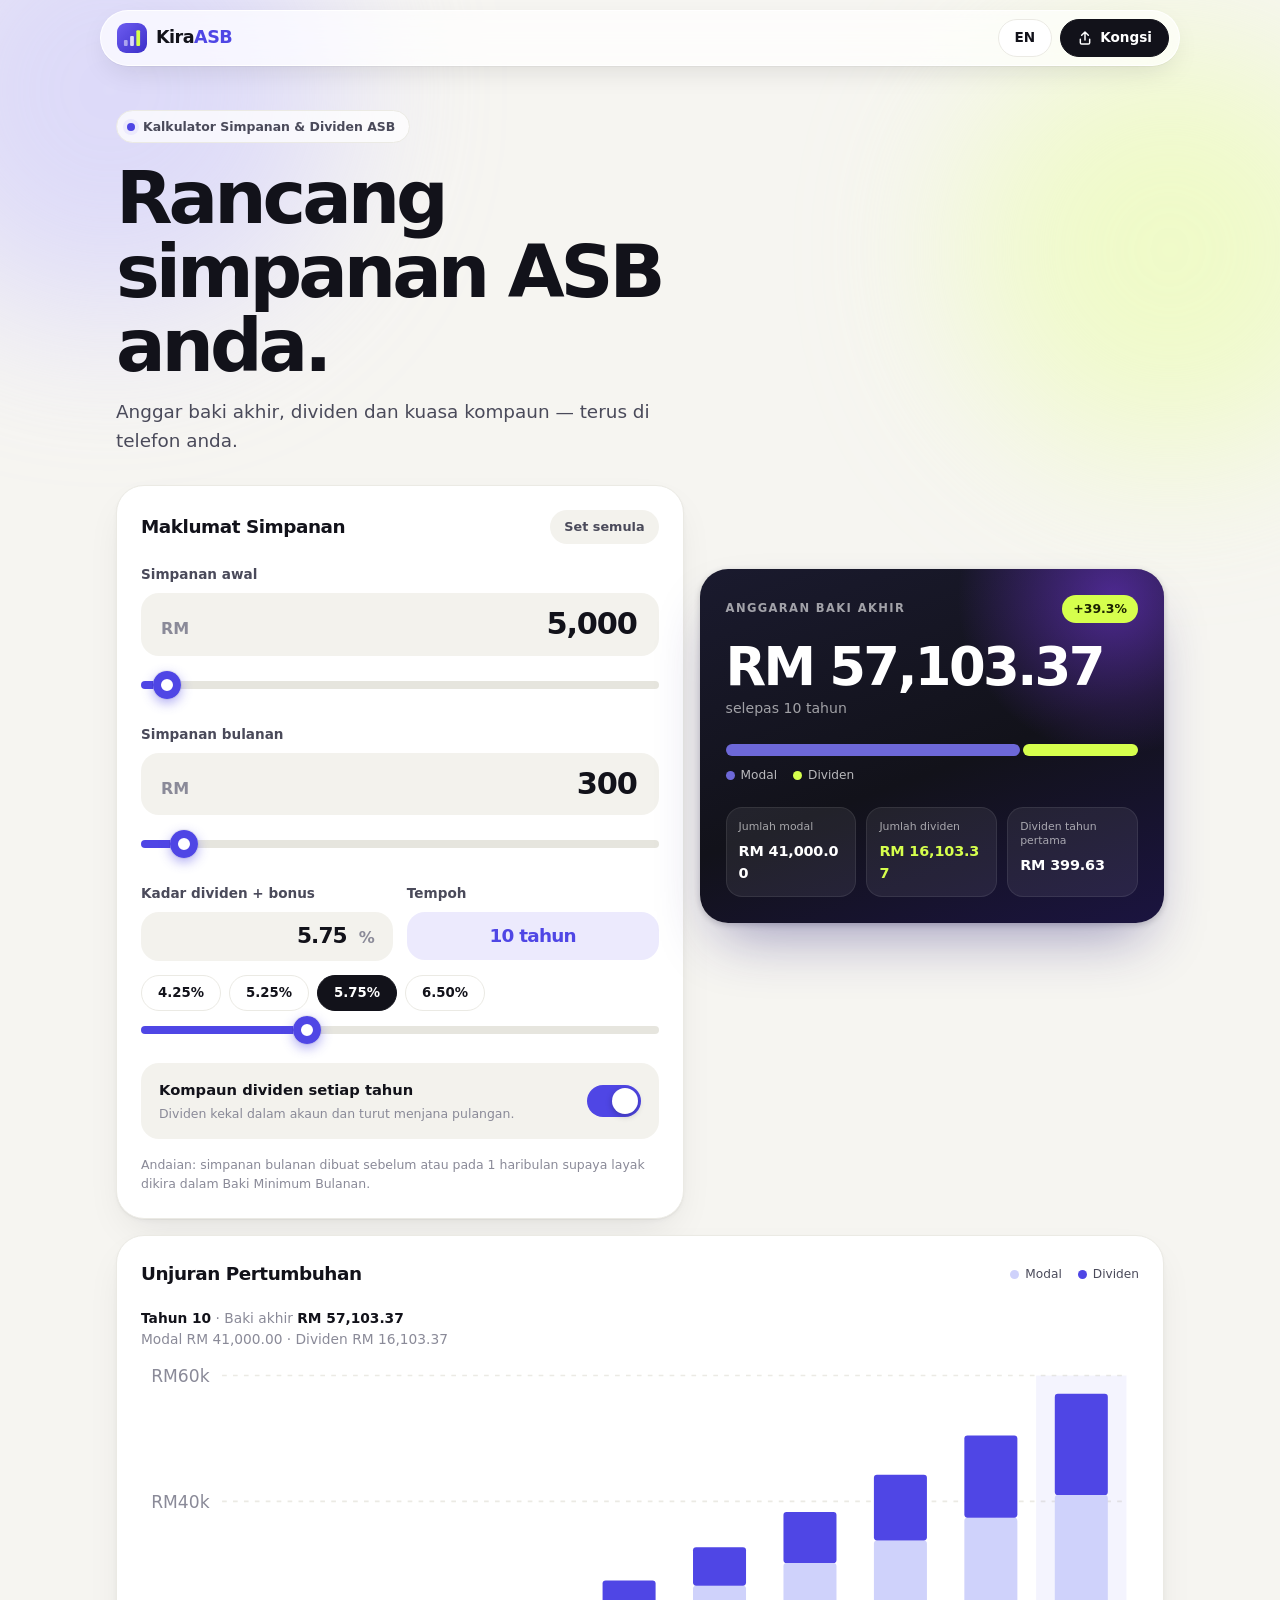
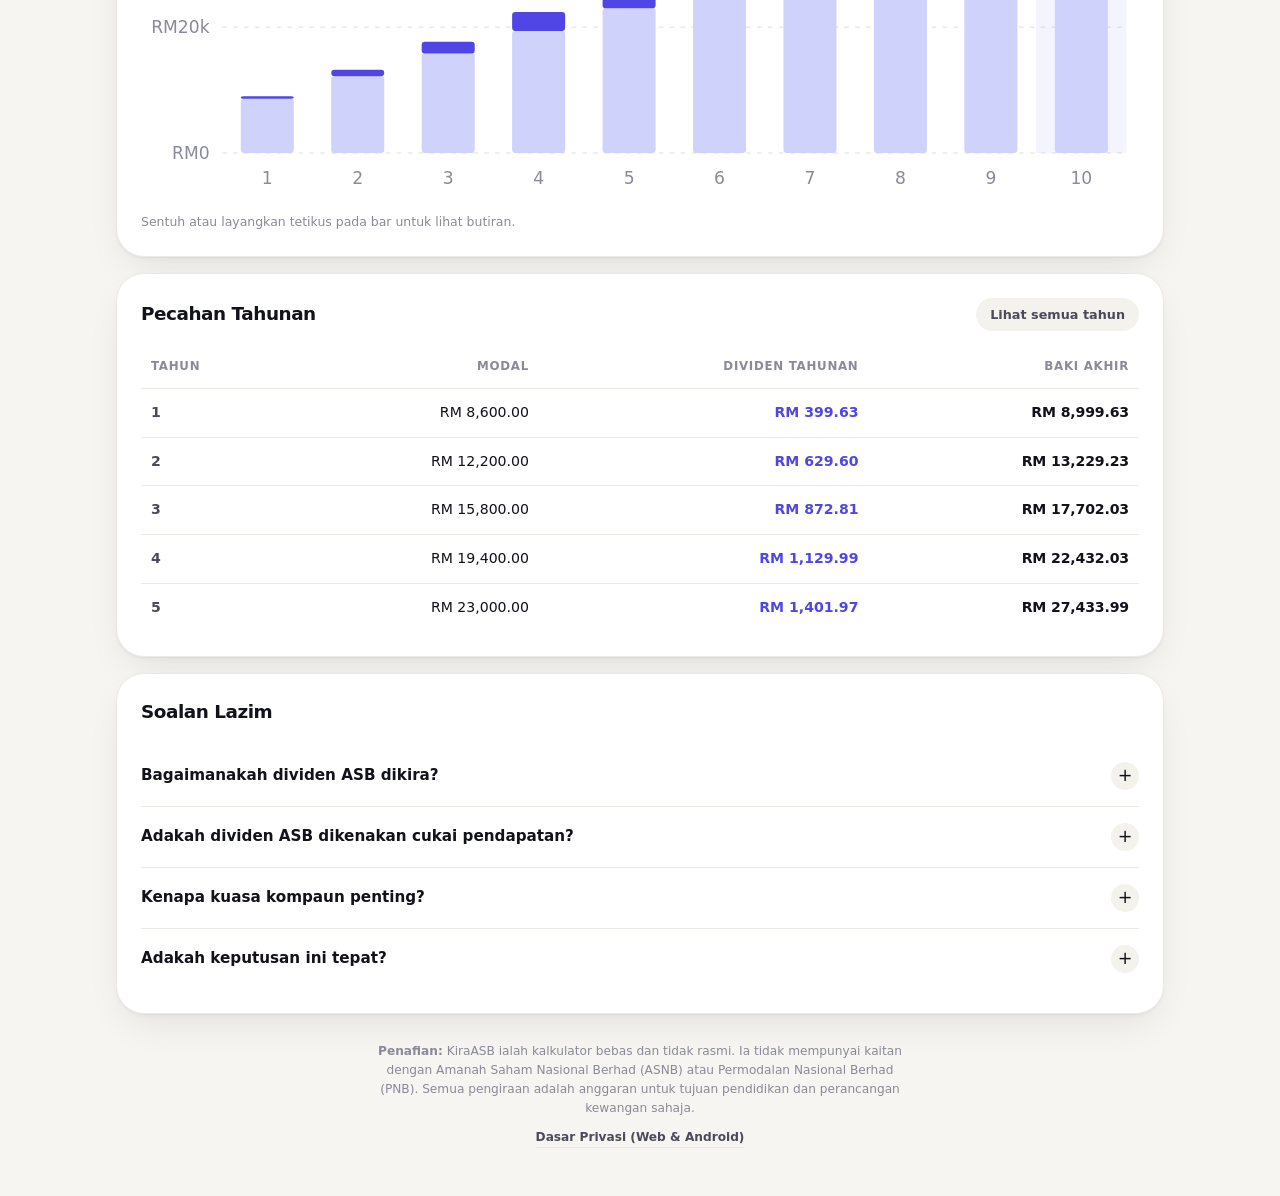
<file: index.html>
<!DOCTYPE html>
<html lang="ms">
<head>
  <meta charset="UTF-8" />
  <meta name="viewport" content="width=device-width, initial-scale=1, viewport-fit=cover" />
  <title>KiraASB — Kalkulator Dividen &amp; Simpanan ASB Bumiputera</title>
  <meta name="description" content="Kira anggaran dividen, bonus dan pertumbuhan simpanan Amanah Saham Bumiputera (ASB) anda. Kalkulator percuma, pantas dan mesra telefon bimbit." />
  <meta name="keywords" content="kalkulator ASB, kira dividen ASB, ASB dividend calculator, simpanan ASB, KiraASB" />
  <meta name="referrer" content="no-referrer" />
  <meta name="color-scheme" content="light" />
  <meta name="theme-color" content="#f6f5f1" />

  <meta property="og:type" content="website" />
  <meta property="og:title" content="KiraASB — Kalkulator Dividen &amp; Simpanan ASB" />
  <meta property="og:description" content="Kira anggaran dividen dan kuasa kompaun simpanan ASB anda secara masa nyata." />
  <meta property="og:locale" content="ms_MY" />
  <meta property="og:url" content="https://kirasb.ammrtech.com/" />
  <link rel="canonical" href="https://kirasb.ammrtech.com/" />

  <link rel="manifest" href="./manifest.json" />
  <link rel="icon" type="image/svg+xml" href="./icons/icon.svg" />
  <link rel="apple-touch-icon" href="./icons/icon.svg" />
  <link rel="stylesheet" href="./css/styles.css" />

  <script type="application/ld+json">
  {
    "@context": "https://schema.org",
    "@graph": [
      {
        "@type": "WebApplication",
        "name": "KiraASB",
        "applicationCategory": "FinanceApplication",
        "operatingSystem": "Web",
        "inLanguage": ["ms", "en"],
        "offers": { "@type": "Offer", "price": "0", "priceCurrency": "MYR" },
        "description": "Kalkulator simpanan dan anggaran dividen ASB Bumiputera untuk rakyat Malaysia."
      },
      {
        "@type": "FAQPage",
        "mainEntity": [
          {
            "@type": "Question",
            "name": "Bagaimanakah dividen ASB dikira?",
            "acceptedAnswer": { "@type": "Answer", "text": "Dividen ASB dikira berdasarkan purata Baki Minimum Bulanan (BMB) bagi setiap bulan dalam tahun kewangan." }
          },
          {
            "@type": "Question",
            "name": "Adakah dividen ASB dikenakan cukai pendapatan?",
            "acceptedAnswer": { "@type": "Answer", "text": "Tidak. Pengagihan pendapatan ASB dikecualikan daripada cukai pendapatan individu di Malaysia." }
          }
        ]
      }
    ]
  }
  </script>
</head>
<body>
  <div class="bg" aria-hidden="true"><i class="bg__a"></i><i class="bg__b"></i></div>
  <a class="skip" href="#main" data-i18n="skip">Terus ke kandungan</a>

  <header class="nav">
    <div class="nav__pill">
      <a class="brand" href="./" aria-label="KiraASB">
        <img src="./icons/icon.svg" alt="" width="30" height="30" />
        <strong>Kira<span>ASB</span></strong>
      </a>
      <div class="nav__actions">
        <button class="chipbtn" id="langBtn" type="button" data-i18n-aria="lang">EN</button>
        <button class="chipbtn chipbtn--dark" id="shareBtn" type="button">
          <svg class="ico" viewBox="0 0 24 24" aria-hidden="true"><path d="M12 15V3M7 8l5-5 5 5M5 14v5a2 2 0 0 0 2 2h10a2 2 0 0 0 2-2v-5"/></svg>
          <span data-i18n="share"></span>
        </button>
      </div>
    </div>
  </header>

  <main id="main" class="wrap">
    <section class="hero">
      <p class="badge"><i></i><span data-i18n="tagline">Kalkulator Simpanan &amp; Dividen ASB</span></p>
      <h1 data-i18n="heroTitle">Rancang simpanan ASB anda.</h1>
      <p class="hero__sub" data-i18n="heroSub">Anggar baki akhir, dividen dan kuasa kompaun — terus di telefon anda.</p>
    </section>

    <div class="layout">
      <!-- INPUTS -->
      <section class="card inputs" aria-labelledby="inputsTitle">
        <div class="card__head">
          <h2 id="inputsTitle" data-i18n="inputsTitle">Maklumat Simpanan</h2>
          <button class="link" id="resetBtn" type="button" data-i18n="reset"></button>
        </div>

        <div class="field">
          <label class="field__label" for="initialInput" data-i18n="initial"></label>
          <div class="amount"><span>RM</span><input id="initialInput" type="text" inputmode="decimal" autocomplete="off" /></div>
          <input class="range" id="initialRange" type="range" min="0" max="200000" step="500" aria-labelledby="initialInput" />
        </div>

        <div class="field">
          <label class="field__label" for="monthlyInput" data-i18n="monthly"></label>
          <div class="amount"><span>RM</span><input id="monthlyInput" type="text" inputmode="decimal" autocomplete="off" /></div>
          <input class="range" id="monthlyRange" type="range" min="0" max="5000" step="50" aria-labelledby="monthlyInput" />
        </div>

        <div class="grid2">
          <div class="field">
            <label class="field__label" for="rateInput" data-i18n="rate"></label>
            <div class="amount amount--sm"><input id="rateInput" type="text" inputmode="decimal" autocomplete="off" /><span>%</span></div>
          </div>
          <div class="field">
            <label class="field__label" for="yearsRange" data-i18n="years"></label>
            <div class="amount amount--sm amount--static"><output id="yearsOut" for="yearsRange"></output></div>
          </div>
        </div>

        <div class="presets" role="group" data-i18n-aria="presets" id="presets"></div>
        <input class="range" id="yearsRange" type="range" min="1" max="30" step="1" data-i18n-aria="years" />

        <div class="switchrow">
          <div>
            <p class="switchrow__t" id="reinvestLabel" data-i18n="reinvest"></p>
            <p class="switchrow__h" data-i18n="reinvestHint"></p>
          </div>
          <button class="switch" id="reinvestSwitch" type="button" role="switch" aria-labelledby="reinvestLabel"><span></span></button>
        </div>

        <p class="note" data-i18n="assume"></p>
      </section>

      <!-- RESULT -->
      <section class="result" aria-live="polite" aria-labelledby="resultTitle">
        <div class="result__glow" aria-hidden="true"></div>
        <div class="result__head">
          <h2 id="resultTitle" class="eyebrow" data-i18n="resultTitle">Anggaran Baki Akhir</h2>
          <span class="chip" id="growthChip"></span>
        </div>
        <p class="result__value" id="finalBalance">RM 0.00</p>
        <p class="result__sub" id="afterYears"></p>

        <div class="split" role="img" id="splitBar" aria-labelledby="splitTitle">
          <span id="splitTitle" class="sr" data-i18n="splitTitle"></span>
          <i class="split__p" id="splitP"></i><i class="split__d" id="splitD"></i>
        </div>
        <div class="legend">
          <span><i class="dot dot--p"></i><span data-i18n="legendPrincipal"></span></span>
          <span><i class="dot dot--d"></i><span data-i18n="legendDividend"></span></span>
        </div>

        <dl class="stats">
          <div><dt data-i18n="principal"></dt><dd id="totalPrincipal"></dd></div>
          <div><dt data-i18n="dividends"></dt><dd class="lime" id="totalDividend"></dd></div>
          <div><dt data-i18n="firstYear"></dt><dd id="firstYear"></dd></div>
        </dl>
      </section>
    </div>

    <!-- CHART -->
    <section class="card" aria-labelledby="chartTitle">
      <div class="card__head">
        <h2 id="chartTitle" data-i18n="chartTitle">Unjuran Pertumbuhan</h2>
        <div class="legend legend--inline">
          <span><i class="dot dot--p"></i><span data-i18n="legendPrincipal"></span></span>
          <span><i class="dot dot--d"></i><span data-i18n="legendDividend"></span></span>
        </div>
      </div>
      <p class="readout" id="readout" aria-live="polite"></p>
      <div class="chart" id="chart"></div>
      <p class="note" data-i18n="chartHint"></p>
    </section>

    <!-- TABLE -->
    <section class="card" aria-labelledby="tableTitle">
      <div class="card__head">
        <h2 id="tableTitle" data-i18n="tableTitle">Pecahan Tahunan</h2>
        <button class="link" id="toggleRows" type="button" hidden></button>
      </div>
      <div class="tablewrap">
        <table>
          <thead>
            <tr>
              <th scope="col" data-i18n="colYear"></th>
              <th scope="col" class="num" data-i18n="colPrincipal"></th>
              <th scope="col" class="num" data-i18n="colDividend"></th>
              <th scope="col" class="num" data-i18n="colBalance"></th>
            </tr>
          </thead>
          <tbody id="rows"></tbody>
        </table>
      </div>
    </section>

    <!-- FAQ -->
    <section class="card" aria-labelledby="faqTitle">
      <div class="card__head"><h2 id="faqTitle" data-i18n="faqTitle">Soalan Lazim</h2></div>
      <div id="faq" class="faq"></div>
    </section>

    <footer class="footer">
      <p data-i18n-html="disclaimer"></p>
      <p class="footer__links"><a href="./privacy.html" data-i18n="privacyLink"></a></p>
    </footer>
  </main>

  <div class="toast" id="toast" role="status" hidden></div>

  <script src="./js/i18n.js"></script>
  <script src="./js/app.js"></script>
</body>
</html>
</file>
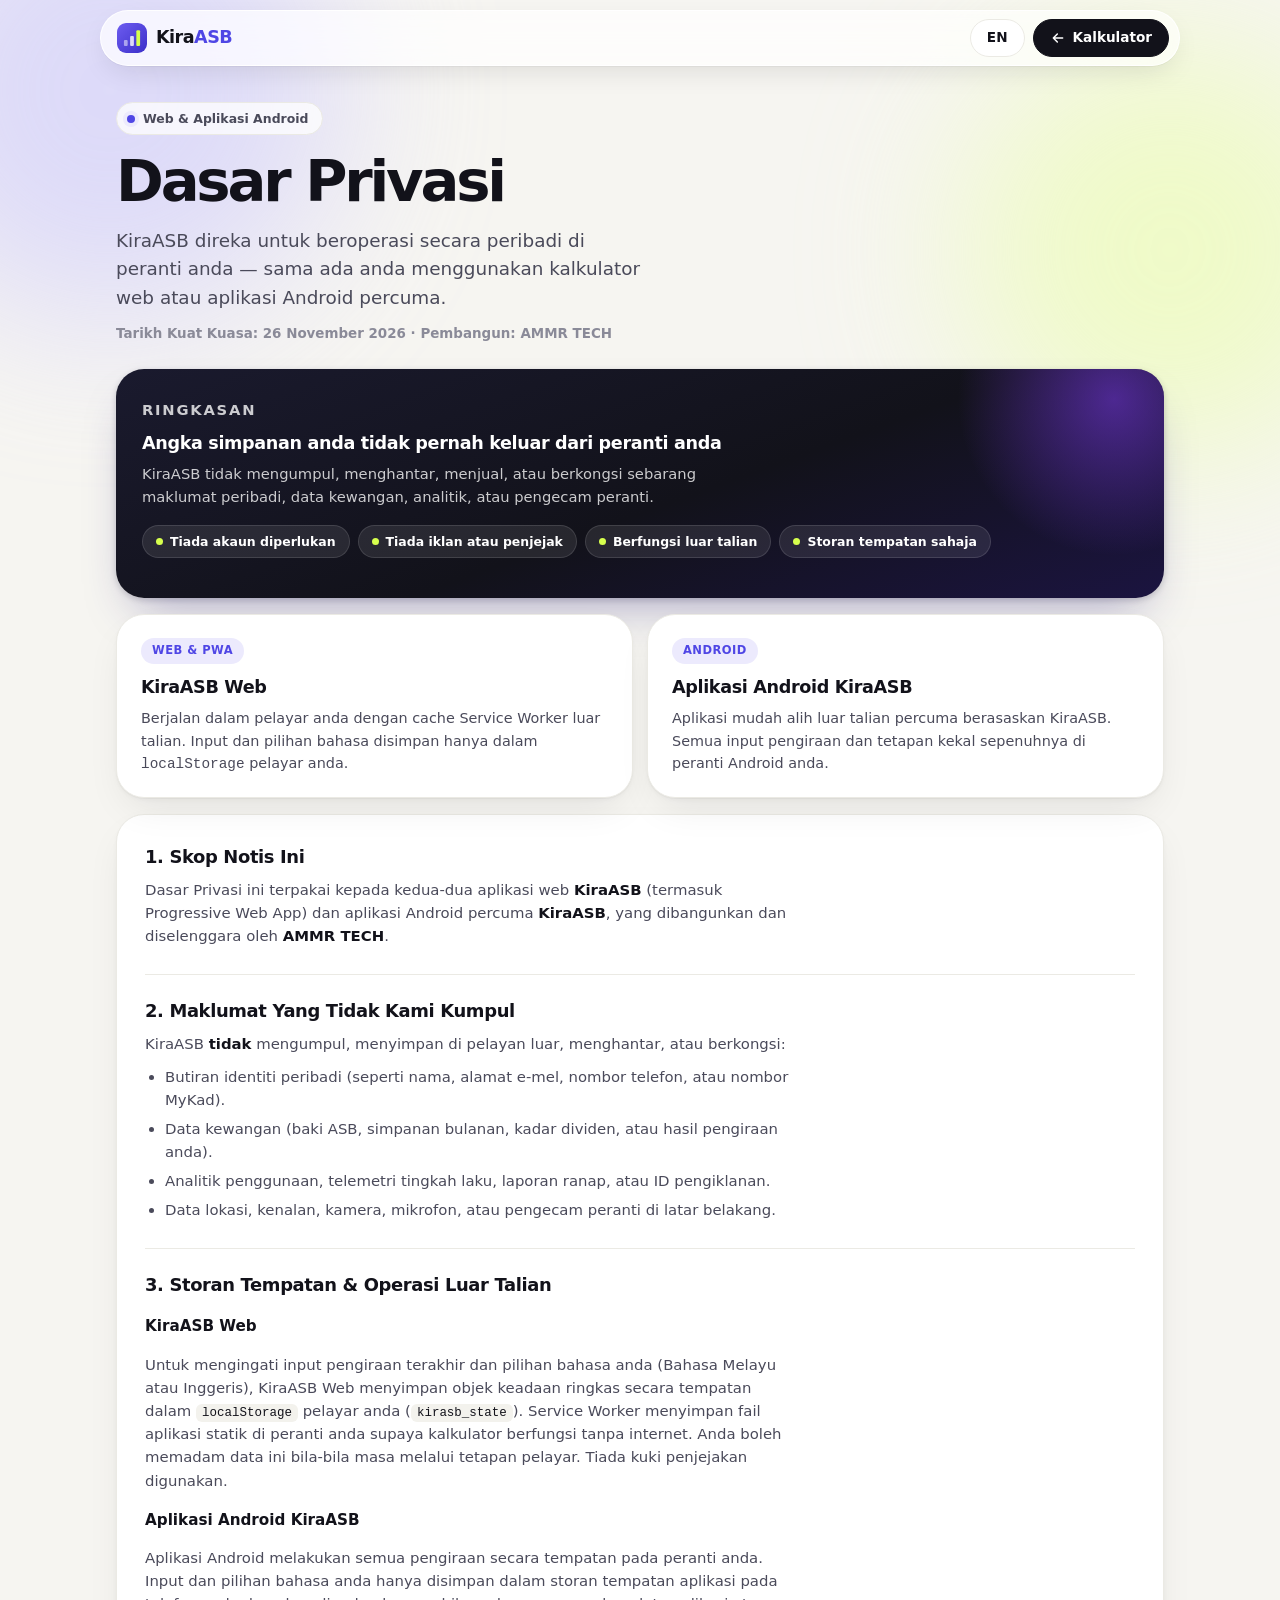
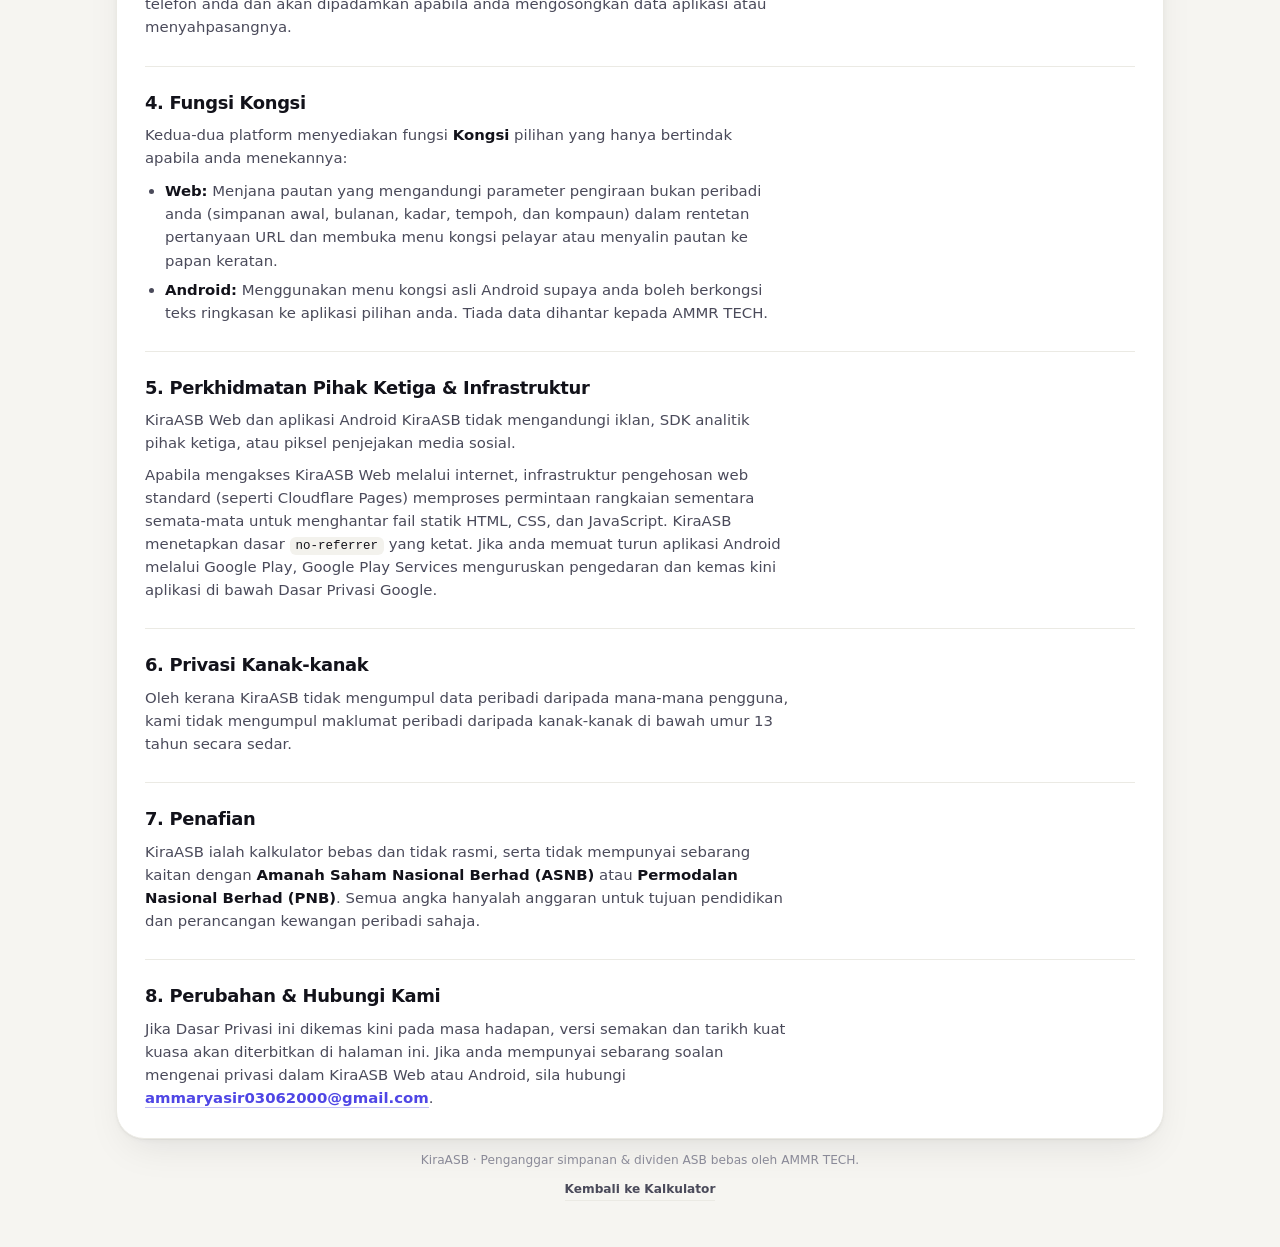
<file: privacy.html>
<!DOCTYPE html>
<html lang="en">
<head>
  <meta charset="UTF-8" />
  <meta name="viewport" content="width=device-width, initial-scale=1, viewport-fit=cover" />
  <title>KiraASB — Privacy Policy (Web &amp; Android)</title>
  <meta name="description" content="Privacy Policy for KiraASB Web and KiraASB Android App. Zero personal data collection, no ads, no trackers, and local-only storage." />
  <meta name="referrer" content="no-referrer" />
  <meta name="color-scheme" content="light" />
  <meta name="theme-color" content="#f6f5f1" />
  <meta property="og:type" content="website" />
  <meta property="og:title" content="KiraASB — Privacy Policy (Web &amp; Android)" />
  <meta property="og:description" content="Privacy Policy for KiraASB Web and KiraASB Android App. Zero personal data collection, no ads, no trackers, and local-only storage." />
  <meta property="og:url" content="https://kirasb.ammrtech.com/privacy.html" />
  <link rel="canonical" href="https://kirasb.ammrtech.com/privacy.html" />
  <link rel="icon" type="image/svg+xml" href="./icons/icon.svg" />
  <link rel="apple-touch-icon" href="./icons/icon.svg" />
  <link rel="stylesheet" href="./css/styles.css" />
</head>
<body>
  <div class="bg" aria-hidden="true"><i class="bg__a"></i><i class="bg__b"></i></div>
  <a class="skip" href="#main" id="skipLink">Skip to content</a>

  <header class="nav">
    <div class="nav__pill">
      <a class="brand" href="./" aria-label="KiraASB">
        <img src="./icons/icon.svg" alt="" width="30" height="30" />
        <strong>Kira<span>ASB</span></strong>
      </a>
      <div class="nav__actions">
        <button class="chipbtn" id="langBtn" type="button" aria-label="Switch language">BM</button>
        <a class="chipbtn chipbtn--dark chipbtn--link" id="backBtn" href="./">
          <svg class="ico" viewBox="0 0 24 24" aria-hidden="true"><path d="M19 12H5M11 6l-6 6 6 6"/></svg>
          <span id="backLabel">Calculator</span>
        </a>
      </div>
    </div>
  </header>

  <main id="main" class="wrap">
    <!-- ENGLISH -->
    <div data-lang="en">
      <section class="hero hero--compact">
        <p class="badge"><i></i><span>Web &amp; Android App</span></p>
        <h1>Privacy Policy</h1>
        <p class="hero__sub">KiraASB is built to run privately on your device — whether you use the web calculator or the free Android app.</p>
        <p class="privacy-meta">Effective Date: November 26, 2026 &middot; Developer: AMMR TECH</p>
      </section>

      <section class="privacy-summary" aria-labelledby="summaryEnTitle">
        <div class="result__glow" aria-hidden="true"></div>
        <p class="eyebrow">At a Glance</p>
        <h2 id="summaryEnTitle">Your savings numbers never leave your device</h2>
        <p>KiraASB does not collect, transmit, sell, or share any personal information, financial inputs, analytics, or device identifiers.</p>
        <ul class="privacy-pills">
          <li>No account required</li>
          <li>No ads or trackers</li>
          <li>Works offline</li>
          <li>Local-only storage</li>
        </ul>
      </section>

      <div class="platform-grid">
        <article class="platform-card">
          <span class="platform-card__tag">Web &amp; PWA</span>
          <h2>KiraASB Web</h2>
          <p>Runs in your browser with offline Service Worker caching. Inputs and language preferences are saved only in your browser's <code>localStorage</code>.</p>
        </article>
        <article class="platform-card">
          <span class="platform-card__tag">Android</span>
          <h2>KiraASB Android App</h2>
          <p>Free offline mobile app built on KiraASB. All calculation inputs and preferences stay strictly on your Android device.</p>
        </article>
      </div>

      <article class="card prose">
        <h2>1. Scope of This Notice</h2>
        <p>This Privacy Policy applies to both the <strong>KiraASB</strong> web application (including its installable Progressive Web App) and the free <strong>KiraASB</strong> Android application, both developed and maintained by <strong>AMMR TECH</strong>.</p>

        <h2>2. Information We Do Not Collect</h2>
        <p>KiraASB does <strong>not</strong> collect, store on external servers, transmit, or share:</p>
        <ul>
          <li>Personal identity details (such as name, email address, phone number, or MyKad/IC number).</li>
          <li>Financial data (your ASB balance, monthly savings, dividend rates, or calculation results).</li>
          <li>Usage analytics, behavioral telemetry, crash reports, or advertising IDs.</li>
          <li>Location data, contacts, camera, microphone, or background device identifiers.</li>
        </ul>

        <h2>3. Local Storage &amp; Offline Operation</h2>
        <h3>KiraASB Web</h3>
        <p>To remember your last calculation inputs and language choice (Bahasa Melayu or English), KiraASB Web stores a small state object locally in your browser's <code>localStorage</code> (<code>kirasb_state</code>). A Service Worker caches static application files on your device so the calculator works offline. You can clear this data at any time through your browser settings. No tracking cookies are used.</p>
        <h3>KiraASB Android App</h3>
        <p>The Android app performs all calculations locally on your device. Your inputs and language preferences are saved only in local app storage on your phone and are removed if you clear app data or uninstall the app.</p>

        <h2>4. Share Functionality</h2>
        <p>Both platforms include an optional <strong>Share</strong> feature that works only when you explicitly tap it:</p>
        <ul>
          <li><strong>Web:</strong> Generates a link containing your non-personal calculation parameters (initial amount, monthly top-up, rate, duration, and compounding toggle) in the URL query string and opens your browser's native share sheet or copies the link to your clipboard.</li>
          <li><strong>Android:</strong> Uses Android's native share sheet so you can share your summary text to an app of your choice. No data is sent to AMMR TECH.</li>
        </ul>

        <h2>5. Third-Party Services &amp; Infrastructure</h2>
        <p>Neither KiraASB Web nor the KiraASB Android app includes advertisements, third-party analytics SDKs, or social media tracking pixels.</p>
        <p>When accessing KiraASB Web over the internet, standard web hosting infrastructure (such as Cloudflare Pages) processes transient network requests solely to deliver the static HTML, CSS, and JavaScript files. KiraASB sets a strict <code>no-referrer</code> policy. If you download the Android app via Google Play, Google Play Services handles app distribution and updates under Google's own Privacy Policy.</p>

        <h2>6. Children's Privacy</h2>
        <p>Because KiraASB does not collect personal data from any user, we do not knowingly collect personal information from children under 13 (or the applicable age in your jurisdiction).</p>

        <h2>7. Disclaimer</h2>
        <p>KiraASB is an independent, unofficial calculator and has no affiliation with <strong>Amanah Saham Nasional Berhad (ASNB)</strong> or <strong>Permodalan Nasional Berhad (PNB)</strong>. All figures are estimates for educational and personal financial planning purposes only.</p>

        <h2>8. Changes &amp; Contact</h2>
        <p>If this Privacy Policy is updated in the future, the revised version and effective date will be published on this page. If you have any questions about privacy in KiraASB Web or Android, please contact <a href="mailto:ammaryasir03062000@gmail.com">ammaryasir03062000@gmail.com</a>.</p>
      </article>
    </div>

    <!-- BAHASA MELAYU -->
    <div data-lang="ms" lang="ms" hidden>
      <section class="hero hero--compact">
        <p class="badge"><i></i><span>Web &amp; Aplikasi Android</span></p>
        <h1>Dasar Privasi</h1>
        <p class="hero__sub">KiraASB direka untuk beroperasi secara peribadi di peranti anda — sama ada anda menggunakan kalkulator web atau aplikasi Android percuma.</p>
        <p class="privacy-meta">Tarikh Kuat Kuasa: 26 November 2026 &middot; Pembangun: AMMR TECH</p>
      </section>

      <section class="privacy-summary" aria-labelledby="summaryMsTitle">
        <div class="result__glow" aria-hidden="true"></div>
        <p class="eyebrow">Ringkasan</p>
        <h2 id="summaryMsTitle">Angka simpanan anda tidak pernah keluar dari peranti anda</h2>
        <p>KiraASB tidak mengumpul, menghantar, menjual, atau berkongsi sebarang maklumat peribadi, data kewangan, analitik, atau pengecam peranti.</p>
        <ul class="privacy-pills">
          <li>Tiada akaun diperlukan</li>
          <li>Tiada iklan atau penjejak</li>
          <li>Berfungsi luar talian</li>
          <li>Storan tempatan sahaja</li>
        </ul>
      </section>

      <div class="platform-grid">
        <article class="platform-card">
          <span class="platform-card__tag">Web &amp; PWA</span>
          <h2>KiraASB Web</h2>
          <p>Berjalan dalam pelayar anda dengan cache Service Worker luar talian. Input dan pilihan bahasa disimpan hanya dalam <code>localStorage</code> pelayar anda.</p>
        </article>
        <article class="platform-card">
          <span class="platform-card__tag">Android</span>
          <h2>Aplikasi Android KiraASB</h2>
          <p>Aplikasi mudah alih luar talian percuma berasaskan KiraASB. Semua input pengiraan dan tetapan kekal sepenuhnya di peranti Android anda.</p>
        </article>
      </div>

      <article class="card prose">
        <h2>1. Skop Notis Ini</h2>
        <p>Dasar Privasi ini terpakai kepada kedua-dua aplikasi web <strong>KiraASB</strong> (termasuk Progressive Web App) dan aplikasi Android percuma <strong>KiraASB</strong>, yang dibangunkan dan diselenggara oleh <strong>AMMR TECH</strong>.</p>

        <h2>2. Maklumat Yang Tidak Kami Kumpul</h2>
        <p>KiraASB <strong>tidak</strong> mengumpul, menyimpan di pelayan luar, menghantar, atau berkongsi:</p>
        <ul>
          <li>Butiran identiti peribadi (seperti nama, alamat e-mel, nombor telefon, atau nombor MyKad).</li>
          <li>Data kewangan (baki ASB, simpanan bulanan, kadar dividen, atau hasil pengiraan anda).</li>
          <li>Analitik penggunaan, telemetri tingkah laku, laporan ranap, atau ID pengiklanan.</li>
          <li>Data lokasi, kenalan, kamera, mikrofon, atau pengecam peranti di latar belakang.</li>
        </ul>

        <h2>3. Storan Tempatan &amp; Operasi Luar Talian</h2>
        <h3>KiraASB Web</h3>
        <p>Untuk mengingati input pengiraan terakhir dan pilihan bahasa anda (Bahasa Melayu atau Inggeris), KiraASB Web menyimpan objek keadaan ringkas secara tempatan dalam <code>localStorage</code> pelayar anda (<code>kirasb_state</code>). Service Worker menyimpan fail aplikasi statik di peranti anda supaya kalkulator berfungsi tanpa internet. Anda boleh memadam data ini bila-bila masa melalui tetapan pelayar. Tiada kuki penjejakan digunakan.</p>
        <h3>Aplikasi Android KiraASB</h3>
        <p>Aplikasi Android melakukan semua pengiraan secara tempatan pada peranti anda. Input dan pilihan bahasa anda hanya disimpan dalam storan tempatan aplikasi pada telefon anda dan akan dipadamkan apabila anda mengosongkan data aplikasi atau menyahpasangnya.</p>

        <h2>4. Fungsi Kongsi</h2>
        <p>Kedua-dua platform menyediakan fungsi <strong>Kongsi</strong> pilihan yang hanya bertindak apabila anda menekannya:</p>
        <ul>
          <li><strong>Web:</strong> Menjana pautan yang mengandungi parameter pengiraan bukan peribadi anda (simpanan awal, bulanan, kadar, tempoh, dan kompaun) dalam rentetan pertanyaan URL dan membuka menu kongsi pelayar atau menyalin pautan ke papan keratan.</li>
          <li><strong>Android:</strong> Menggunakan menu kongsi asli Android supaya anda boleh berkongsi teks ringkasan ke aplikasi pilihan anda. Tiada data dihantar kepada AMMR TECH.</li>
        </ul>

        <h2>5. Perkhidmatan Pihak Ketiga &amp; Infrastruktur</h2>
        <p>KiraASB Web dan aplikasi Android KiraASB tidak mengandungi iklan, SDK analitik pihak ketiga, atau piksel penjejakan media sosial.</p>
        <p>Apabila mengakses KiraASB Web melalui internet, infrastruktur pengehosan web standard (seperti Cloudflare Pages) memproses permintaan rangkaian sementara semata-mata untuk menghantar fail statik HTML, CSS, dan JavaScript. KiraASB menetapkan dasar <code>no-referrer</code> yang ketat. Jika anda memuat turun aplikasi Android melalui Google Play, Google Play Services menguruskan pengedaran dan kemas kini aplikasi di bawah Dasar Privasi Google.</p>

        <h2>6. Privasi Kanak-kanak</h2>
        <p>Oleh kerana KiraASB tidak mengumpul data peribadi daripada mana-mana pengguna, kami tidak mengumpul maklumat peribadi daripada kanak-kanak di bawah umur 13 tahun secara sedar.</p>

        <h2>7. Penafian</h2>
        <p>KiraASB ialah kalkulator bebas dan tidak rasmi, serta tidak mempunyai sebarang kaitan dengan <strong>Amanah Saham Nasional Berhad (ASNB)</strong> atau <strong>Permodalan Nasional Berhad (PNB)</strong>. Semua angka hanyalah anggaran untuk tujuan pendidikan dan perancangan kewangan peribadi sahaja.</p>

        <h2>8. Perubahan &amp; Hubungi Kami</h2>
        <p>Jika Dasar Privasi ini dikemas kini pada masa hadapan, versi semakan dan tarikh kuat kuasa akan diterbitkan di halaman ini. Jika anda mempunyai sebarang soalan mengenai privasi dalam KiraASB Web atau Android, sila hubungi <a href="mailto:ammaryasir03062000@gmail.com">ammaryasir03062000@gmail.com</a>.</p>
      </article>
    </div>

    <footer class="footer">
      <p id="footerNote">KiraASB &middot; Independent ASB savings &amp; dividend estimator by AMMR TECH.</p>
      <p class="footer__links"><a href="./" id="footerHome">Back to Calculator</a></p>
    </footer>
  </main>

  <script src="./js/privacy.js"></script>
</body>
</html>
</file>
<file: css/styles.css>
/* KiraASB — light-first design. Hand-written CSS, no build step. */
:root {
  --bg: #f6f5f1;
  --card: #ffffff;
  --ink: #12121a;
  --ink-2: #4a4a5a;
  --muted: #8a8a98;
  --line: #ebeae4;
  --field: #f3f2ed;

  --accent: #4f46e5;
  --accent-2: #7c3aed;
  --accent-soft: #eceafd;
  --principal: #cfd2fb;
  --lime: #d6ff4d;

  --r-lg: 28px;
  --r-md: 18px;
  --shadow: 0 1px 1px rgb(18 18 26 / .03), 0 2px 4px rgb(18 18 26 / .03), 0 16px 40px -12px rgb(18 18 26 / .10);
  --safe-b: env(safe-area-inset-bottom, 0px);
  color-scheme: light;
}

*, *::before, *::after { box-sizing: border-box; }
[hidden] { display: none !important; }
html { -webkit-tap-highlight-color: transparent; -webkit-text-size-adjust: 100%; scroll-behavior: smooth; }
body {
  margin: 0; min-height: 100dvh; position: relative; overflow-x: hidden;
  background: var(--bg); color: var(--ink);
  font: 400 16px/1.55 ui-sans-serif, system-ui, -apple-system, 'Segoe UI Variable', 'Segoe UI', Roboto, 'Helvetica Neue', Arial, sans-serif;
  padding-bottom: calc(3rem + var(--safe-b));
  -webkit-font-smoothing: antialiased; text-rendering: optimizeLegibility;
}
h1, h2, p, dl, dd { margin: 0; }
button, input { font: inherit; color: inherit; }
.sr { position: absolute; width: 1px; height: 1px; overflow: hidden; clip: rect(0 0 0 0); white-space: nowrap; }
.skip { position: absolute; left: -999px; top: 8px; background: var(--ink); color: #fff; padding: 8px 14px; border-radius: 12px; z-index: 100; }
.skip:focus { left: 8px; }
:focus-visible { outline: 3px solid color-mix(in srgb, var(--accent) 55%, transparent); outline-offset: 2px; }

.wrap { width: 100%; max-width: 1080px; margin-inline: auto; padding-inline: 16px; position: relative; }

/* Ambient background */
.bg { position: absolute; inset: 0 0 auto 0; height: 720px; overflow: hidden; pointer-events: none; z-index: 0; }
.bg i { position: absolute; border-radius: 50%; filter: blur(80px); opacity: .55; }
.bg__a { width: 460px; height: 460px; left: -120px; top: -140px; background: #c9c5ff; }
.bg__b { width: 420px; height: 420px; right: -100px; top: 40px; background: #eaffa8; }

/* Floating nav */
.nav { position: sticky; top: 0; z-index: 40; padding: calc(10px + env(safe-area-inset-top, 0px)) 16px 0; pointer-events: none; }
.nav__pill {
  pointer-events: auto; max-width: 1080px; margin-inline: auto; height: 56px; padding: 0 10px 0 16px;
  display: flex; align-items: center; justify-content: space-between; gap: 12px;
  background: rgb(255 255 255 / .72); border: 1px solid rgb(255 255 255 / .9); border-radius: 999px;
  backdrop-filter: saturate(1.6) blur(16px); -webkit-backdrop-filter: saturate(1.6) blur(16px);
  box-shadow: 0 1px 0 rgb(18 18 26 / .04), 0 10px 30px -10px rgb(18 18 26 / .15);
}
.brand { display: flex; align-items: center; gap: 9px; text-decoration: none; color: inherit; }
.brand img { border-radius: 9px; }
.brand strong { font-size: 1.1rem; letter-spacing: -.03em; font-weight: 800; }
.brand strong span { color: var(--accent); }
.nav__actions { display: flex; gap: 8px; }
.chipbtn {
  display: inline-flex; align-items: center; gap: 7px; height: 38px; padding: 0 16px; border-radius: 999px;
  border: 1px solid var(--line); background: #fff; font-weight: 650; font-size: .85rem; cursor: pointer;
  transition: transform .12s, background .15s, box-shadow .15s;
}
.chipbtn:hover { background: var(--field); }
.chipbtn:active { transform: scale(.96); }
.chipbtn--dark { background: var(--ink); border-color: var(--ink); color: #fff; }
.chipbtn--dark:hover { background: #26263a; }
.ico { width: 16px; height: 16px; fill: none; stroke: currentColor; stroke-width: 2.2; stroke-linecap: round; stroke-linejoin: round; }
@media (max-width: 380px) { #shareBtn span { display: none; } #shareBtn { padding: 0 12px; } }

/* Hero */
.hero { padding: 44px 0 30px; position: relative; z-index: 1; }
.badge { display: inline-flex; align-items: center; gap: 8px; background: rgb(255 255 255 / .75); border: 1px solid var(--line); padding: 6px 14px 6px 10px; border-radius: 999px; font-size: .78rem; font-weight: 650; color: var(--ink-2); }
.badge i { width: 8px; height: 8px; border-radius: 50%; background: var(--accent); box-shadow: 0 0 0 4px var(--accent-soft); }
.hero h1 { margin-top: 18px; font-size: clamp(2.5rem, 9vw, 4.6rem); line-height: 1; letter-spacing: -.055em; font-weight: 800; max-width: 12ch; }
.hero__sub { margin-top: 16px; color: var(--ink-2); font-size: clamp(1rem, 2.6vw, 1.15rem); max-width: 46ch; }

/* Layout */
.layout { display: grid; gap: 16px; margin-bottom: 16px; position: relative; z-index: 1; }
.result { order: -1; }
main > .card { margin-bottom: 16px; position: relative; z-index: 1; }
@media (min-width: 900px) {
  .layout { grid-template-columns: 1.1fr .9fr; align-items: start; }
  .result { order: 0; position: sticky; top: 84px; }
}

/* Cards */
.card { background: var(--card); border: 1px solid var(--line); border-radius: var(--r-lg); box-shadow: var(--shadow); padding: 24px; }
@media (max-width: 480px) { .card { padding: 20px 18px; } }
.card__head { display: flex; align-items: center; justify-content: space-between; gap: 12px; margin-bottom: 20px; flex-wrap: wrap; }
.card__head h2 { font-size: 1.15rem; letter-spacing: -.025em; font-weight: 750; }
.link { background: var(--field); border: 0; border-radius: 999px; color: var(--ink-2); font-weight: 650; font-size: .8rem; cursor: pointer; padding: 7px 14px; transition: background .15s; }
.link:hover { background: var(--accent-soft); color: var(--accent); }
.note { color: var(--muted); font-size: .78rem; line-height: 1.55; margin-top: 16px; }

/* Result (dark ink hero card) */
.result {
  position: relative; overflow: hidden; border-radius: var(--r-lg); padding: 26px; color: #fff;
  background: linear-gradient(160deg, #1a1a2e 0%, #12121a 55%, #1b1440 100%);
  box-shadow: 0 30px 60px -20px rgb(40 30 120 / .45), 0 2px 6px rgb(18 18 26 / .2);
}
.result__glow { position: absolute; width: 340px; height: 340px; right: -120px; top: -140px; border-radius: 50%; background: radial-gradient(circle, rgb(124 58 237 / .55), transparent 65%); pointer-events: none; }
.result > *:not(.result__glow) { position: relative; }
.result__head { display: flex; align-items: center; justify-content: space-between; gap: 8px; }
.eyebrow { font-size: .72rem; text-transform: uppercase; letter-spacing: .12em; color: rgb(255 255 255 / .6); font-weight: 700; }
.chip { background: var(--lime); color: #1a2200; font-weight: 800; font-size: .78rem; padding: 4px 11px; border-radius: 999px; }
.result__value { font-size: clamp(2.2rem, 9vw, 3.3rem); font-weight: 800; letter-spacing: -.05em; line-height: 1.05; margin-top: 16px; font-variant-numeric: tabular-nums; overflow-wrap: anywhere; }
.result__sub { color: rgb(255 255 255 / .6); font-size: .88rem; margin-top: 4px; }
.split { display: flex; gap: 3px; height: 12px; margin-top: 24px; }
.split i { display: block; height: 100%; border-radius: 999px; transition: width .4s cubic-bezier(.3, .8, .3, 1); min-width: 6px; }
.split__p { background: #6d68d8; }
.split__d { background: var(--lime); }
.legend { display: flex; gap: 16px; margin-top: 10px; font-size: .76rem; color: rgb(255 255 255 / .7); }
.legend > span { display: inline-flex; align-items: center; gap: 6px; }
.dot { width: 9px; height: 9px; border-radius: 50%; display: inline-block; }
.dot--p { background: #6d68d8; }
.dot--d { background: var(--lime); }
.legend--inline { margin: 0; color: var(--ink-2); }
.legend--inline .dot--p { background: var(--principal); }
.legend--inline .dot--d { background: var(--accent); }
.stats { display: grid; grid-template-columns: repeat(3, 1fr); gap: 10px; margin-top: 22px; }
.stats > div { background: rgb(255 255 255 / .07); border: 1px solid rgb(255 255 255 / .08); border-radius: 16px; padding: 12px; min-width: 0; }
.stats dt { font-size: .68rem; color: rgb(255 255 255 / .6); line-height: 1.3; }
.stats dd { font-weight: 750; font-size: .9rem; margin-top: 6px; font-variant-numeric: tabular-nums; overflow-wrap: anywhere; letter-spacing: -.01em; }
.lime { color: var(--lime); }
@media (max-width: 420px) { .stats { grid-template-columns: 1fr; } .stats > div { display: flex; justify-content: space-between; align-items: baseline; gap: 10px; } .stats dd { margin: 0; } }

/* Inputs */
.field { margin-bottom: 24px; }
.field__label { display: block; font-weight: 650; font-size: .85rem; color: var(--ink-2); margin-bottom: 8px; }
.amount {
  display: flex; align-items: baseline; gap: 10px; background: var(--field); border: 2px solid transparent;
  border-radius: var(--r-md); padding: 10px 18px; margin-bottom: 14px; transition: border-color .15s, background .15s;
}
.amount:focus-within { border-color: var(--accent); background: #fff; box-shadow: 0 0 0 5px var(--accent-soft); }
.amount span { color: var(--muted); font-weight: 700; font-size: 1rem; }
.amount input, .amount output {
  flex: 1; min-width: 0; width: 100%; background: none; border: 0; outline: 0; text-align: right;
  font-weight: 800; font-size: 1.9rem; letter-spacing: -.04em; line-height: 1.2; font-variant-numeric: tabular-nums;
}
.amount--sm { padding: 8px 16px; margin-bottom: 0; }
.amount--sm input, .amount--sm output { font-size: 1.35rem; }
.amount--static { border-color: transparent !important; box-shadow: none !important; background: var(--accent-soft); }
.amount--static output { color: var(--accent); text-align: center; font-size: 1.15rem; padding: 3px 0; }
.grid2 { display: grid; grid-template-columns: 1fr 1fr; gap: 14px; }
.grid2 .field { margin-bottom: 14px; }

.range { -webkit-appearance: none; appearance: none; width: 100%; height: 30px; background: transparent; cursor: pointer; margin: 0; --p: 0%; display: block; }
.range::-webkit-slider-runnable-track { height: 8px; border-radius: 999px; background: linear-gradient(to right, var(--accent) var(--p), #e6e5de var(--p)); }
.range::-moz-range-track { height: 8px; border-radius: 999px; background: #e6e5de; }
.range::-moz-range-progress { height: 8px; border-radius: 999px; background: var(--accent); }
.range::-webkit-slider-thumb { -webkit-appearance: none; width: 28px; height: 28px; margin-top: -10px; border-radius: 50%; background: #fff; border: 0; box-shadow: 0 0 0 1px rgb(18 18 26 / .06), 0 4px 12px rgb(79 70 229 / .45), inset 0 0 0 8px var(--accent); }
.range::-moz-range-thumb { width: 12px; height: 12px; border-radius: 50%; background: var(--accent); border: 8px solid #fff; box-shadow: 0 0 0 1px rgb(18 18 26 / .06), 0 4px 12px rgb(79 70 229 / .45); }

.presets { display: flex; flex-wrap: wrap; gap: 8px; margin-bottom: 4px; }
.presets button { height: 36px; padding: 0 16px; border-radius: 999px; border: 1px solid var(--line); background: #fff; font-weight: 650; font-size: .83rem; cursor: pointer; transition: transform .12s, background .15s; }
.presets button:hover { background: var(--field); }
.presets button:active { transform: scale(.95); }
.presets button[aria-pressed='true'] { background: var(--ink); border-color: var(--ink); color: #fff; }
#yearsRange { margin-bottom: 18px; }

.switchrow { display: flex; align-items: center; justify-content: space-between; gap: 16px; background: var(--field); border-radius: var(--r-md); padding: 16px 18px; }
.switchrow__t { font-weight: 700; font-size: .92rem; }
.switchrow__h { color: var(--muted); font-size: .78rem; margin-top: 2px; }
.switch { position: relative; flex: none; width: 54px; height: 32px; border-radius: 999px; border: 0; background: #d6d5cd; cursor: pointer; transition: background .2s; }
.switch span { position: absolute; top: 3px; left: 3px; width: 26px; height: 26px; border-radius: 50%; background: #fff; box-shadow: 0 2px 6px rgb(0 0 0 / .25); transition: transform .22s cubic-bezier(.3, .8, .3, 1); }
.switch[aria-checked='true'] { background: var(--accent); }
.switch[aria-checked='true'] span { transform: translateX(22px); }

/* Chart */
.readout { min-height: 3em; font-size: .86rem; color: var(--muted); margin-bottom: 10px; line-height: 1.5; }
.readout strong { color: var(--ink); font-weight: 750; }
.chart svg { display: block; width: 100%; height: auto; overflow: visible; }
.chart .grid { stroke: var(--line); stroke-width: 1; stroke-dasharray: 3 4; }
.chart text { fill: var(--muted); font-size: 11px; font-family: inherit; }
.chart .bar { cursor: pointer; outline: none; }
.chart .bar rect { transition: opacity .15s; }
.chart .bars:hover .bar:not(:hover) rect,
.chart .bars:focus-within .bar:not(:focus) rect { opacity: .5; }
.chart .bar--on rect { opacity: 1 !important; }
.chart .bar .hit { fill: transparent; }
.chart .bar--on .hit { fill: rgb(79 70 229 / .06); }
.chart .rp { fill: var(--principal); }
.chart .rd { fill: var(--accent); }

/* Table */
.tablewrap { overflow-x: auto; margin: 0 -8px; padding: 0 8px; }
table { width: 100%; border-collapse: collapse; font-size: .88rem; font-variant-numeric: tabular-nums; }
th { text-align: left; color: var(--muted); font-weight: 650; font-size: .74rem; padding: 6px 10px 12px; white-space: nowrap; text-transform: uppercase; letter-spacing: .06em; }
td { padding: 13px 10px; border-top: 1px solid var(--line); white-space: nowrap; }
tbody tr:hover td { background: #faf9f6; }
td:first-child { font-weight: 700; color: var(--ink-2); }
.num { text-align: right; }
td.d { color: var(--accent); font-weight: 700; }
td.b { font-weight: 800; letter-spacing: -.01em; }

/* FAQ */
.faq details { border-top: 1px solid var(--line); }
.faq details:first-child { border-top: 0; }
.faq summary { list-style: none; cursor: pointer; display: flex; align-items: center; justify-content: space-between; gap: 14px; padding: 16px 0; font-weight: 650; font-size: .95rem; }
.faq summary::-webkit-details-marker { display: none; }
.faq summary::after { content: '+'; flex: none; width: 28px; height: 28px; border-radius: 50%; background: var(--field); display: grid; place-items: center; font-size: 1.1rem; font-weight: 500; line-height: 1; transition: transform .2s, background .2s; }
.faq details[open] summary::after { content: '−'; background: var(--accent); color: #fff; }
.faq p { color: var(--ink-2); font-size: .9rem; padding: 0 0 18px; max-width: 70ch; }
.faq strong { color: var(--ink); }

.footer { color: var(--muted); font-size: .76rem; text-align: center; padding: 12px 8px 0; max-width: 70ch; margin-inline: auto; position: relative; z-index: 1; }
.footer__links { margin-top: 10px; display: flex; justify-content: center; gap: 16px; flex-wrap: wrap; }
.footer__links a { color: var(--ink-2); font-weight: 650; text-decoration: none; border-bottom: 1px solid var(--line); padding-bottom: 1px; transition: color .15s, border-color .15s; }
.footer__links a:hover { color: var(--accent); border-color: var(--accent); }

/* Privacy & prose pages */
.chipbtn--link { text-decoration: none; }
.hero--compact { padding: 36px 0 24px; }
.hero--compact h1 { max-width: 16ch; font-size: clamp(2.1rem, 7vw, 3.6rem); }
.privacy-meta { margin-top: 12px; font-size: .84rem; color: var(--muted); font-weight: 600; }

.privacy-summary {
  position: relative; overflow: hidden; border-radius: var(--r-lg); padding: 24px 26px; margin-bottom: 16px; color: #fff;
  background: linear-gradient(160deg, #1a1a2e 0%, #12121a 55%, #1b1440 100%);
  box-shadow: 0 24px 50px -20px rgb(40 30 120 / .4), 0 2px 6px rgb(18 18 26 / .18);
  z-index: 1;
}
.privacy-summary > *:not(.result__glow) { position: relative; }
.privacy-summary h2 { font-size: 1.1rem; font-weight: 750; letter-spacing: -.02em; margin-top: 8px; }
.privacy-summary p { color: rgb(255 255 255 / .78); font-size: .92rem; margin-top: 6px; max-width: 62ch; }
.privacy-pills { display: flex; flex-wrap: wrap; gap: 8px; margin-top: 16px; list-style: none; padding: 0; }
.privacy-pills li {
  display: inline-flex; align-items: center; gap: 7px; padding: 6px 13px; border-radius: 999px;
  background: rgb(255 255 255 / .09); border: 1px solid rgb(255 255 255 / .12);
  font-size: .78rem; font-weight: 650; color: #fff;
}
.privacy-pills li::before { content: ''; width: 7px; height: 7px; border-radius: 50%; background: var(--lime); flex: none; }

.platform-grid { display: grid; gap: 14px; margin-bottom: 16px; position: relative; z-index: 1; }
@media (min-width: 720px) { .platform-grid { grid-template-columns: 1fr 1fr; } }
.platform-card { background: var(--card); border: 1px solid var(--line); border-radius: var(--r-lg); box-shadow: var(--shadow); padding: 22px 24px; }
.platform-card__tag {
  display: inline-block; padding: 4px 11px; border-radius: 999px; background: var(--accent-soft); color: var(--accent);
  font-size: .72rem; font-weight: 750; letter-spacing: .04em; text-transform: uppercase;
}
.platform-card h2 { font-size: 1.1rem; font-weight: 750; letter-spacing: -.02em; margin-top: 10px; }
.platform-card p { color: var(--ink-2); font-size: .9rem; margin-top: 6px; }

.prose { padding: 28px; }
@media (max-width: 480px) { .prose { padding: 22px 18px; } }
.prose h2 { font-size: 1.12rem; font-weight: 750; letter-spacing: -.02em; margin-top: 26px; padding-top: 22px; border-top: 1px solid var(--line); }
.prose h2:first-child { margin-top: 0; padding-top: 0; border-top: 0; }
.prose h3 { font-size: .95rem; font-weight: 700; color: var(--ink); margin-top: 16px; }
.prose p { color: var(--ink-2); font-size: .93rem; margin-top: 8px; max-width: 68ch; }
.prose ul { margin: 10px 0 0; padding-left: 20px; color: var(--ink-2); font-size: .93rem; max-width: 68ch; }
.prose li + li { margin-top: 6px; }
.prose strong { color: var(--ink); }
.prose code { background: var(--field); padding: 2px 6px; border-radius: 6px; font-size: .84em; color: var(--ink); }
.prose a { color: var(--accent); font-weight: 650; text-decoration: none; border-bottom: 1px solid color-mix(in srgb, var(--accent) 35%, transparent); }
.prose a:hover { border-bottom-color: var(--accent); }

/* Toast */
.toast { position: fixed; left: 50%; bottom: calc(24px + var(--safe-b)); transform: translateX(-50%); background: var(--ink); color: #fff; padding: 12px 20px; border-radius: 999px; font-size: .85rem; font-weight: 650; box-shadow: 0 12px 30px -8px rgb(18 18 26 / .5); z-index: 60; animation: pop .25s ease; }
@keyframes pop { from { opacity: 0; transform: translate(-50%, 8px); } }

@media (prefers-reduced-motion: reduce) {
  * { transition: none !important; animation: none !important; scroll-behavior: auto !important; }
}
</file>
